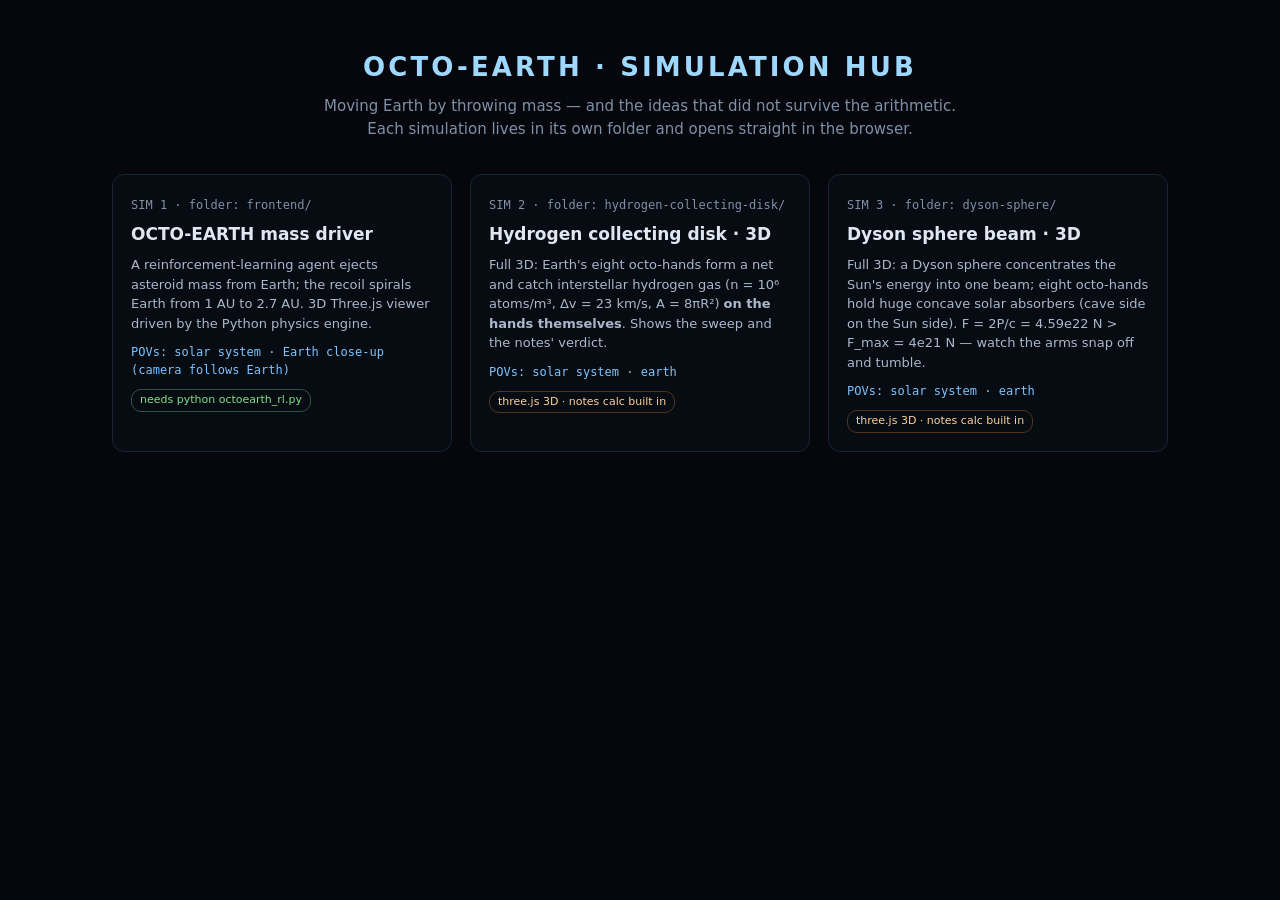
<file: index.html>
<!doctype html>
<html lang="en">
<head>
<meta charset="utf-8" />
<meta name="viewport" content="width=device-width, initial-scale=1" />
<title>OCTO-EARTH · simulation hub</title>
<style>
  * { box-sizing: border-box; margin: 0; padding: 0; }
  body {
    min-height: 100vh; background: #05070c; color: #dfe7f3;
    font: 15px/1.5 system-ui, -apple-system, "Segoe UI", Roboto, sans-serif;
    display: flex; flex-direction: column; align-items: center; padding: 48px 20px;
  }
  h1 { letter-spacing: .12em; color: #9fd8ff; font-size: 26px; }
  p.sub { color: #8090a8; margin: 8px 0 34px; text-align: center; max-width: 640px; }
  .grid { display: grid; grid-template-columns: repeat(auto-fit, minmax(260px, 340px)); gap: 18px; justify-content: center; width: 100%; max-width: 1100px; }
  a.card {
    display: block; text-decoration: none; color: inherit;
    background: #070b12; border: 1px solid #1b2434; border-radius: 12px; padding: 18px;
    transition: border-color .15s, transform .15s;
  }
  a.card:hover { border-color: #4fa3ff; transform: translateY(-2px); }
  .n { font: 12px ui-monospace, Menlo, monospace; color: #8090a8; }
  h2 { font-size: 17px; margin: 6px 0 8px; }
  a.card p { font-size: 13px; color: #aab8cc; }
  .pov { margin-top: 10px; font-size: 12px; color: #7cc4ff; font-family: ui-monospace, Menlo, monospace; }
  .tag { display: inline-block; margin-top: 10px; font-size: 11px; padding: 2px 8px; border-radius: 10px; border: 1px solid #2a3a52; color: #8090a8; }
  .tag.rl { border-color: #35523f; color: #7fe08a; }
  .tag.note { border-color: #52351b; color: #ffcf9a; }
</style>
</head>
<body>
  <h1>OCTO-EARTH · SIMULATION HUB</h1>
  <p class="sub">Moving Earth by throwing mass — and the ideas that did not survive the arithmetic.
     Each simulation lives in its own folder and opens straight in the browser.</p>
  <div class="grid">
    <a class="card" href="frontend/index.html">
      <span class="n">SIM 1 · folder: frontend/</span>
      <h2>OCTO-EARTH mass driver</h2>
      <p>A reinforcement-learning agent ejects asteroid mass from Earth; the recoil spirals Earth
         from 1 AU to 2.7 AU. 3D Three.js viewer driven by the Python physics engine.</p>
      <div class="pov">POVs: solar system · Earth close-up (camera follows Earth)</div>
      <span class="tag rl">needs python octoearth_rl.py</span>
    </a>
    <a class="card" href="hydrogen-collecting-disk/index.html">
      <span class="n">SIM 2 · folder: hydrogen-collecting-disk/</span>
      <h2>Hydrogen collecting disk · 3D</h2>
      <p>Full 3D: Earth's eight octo-hands form a net and catch interstellar hydrogen gas
         (n = 10⁶ atoms/m³, Δv = 23 km/s, A = 8πR²) <b>on the hands themselves</b>.
         Shows the sweep and the notes' verdict.</p>
      <div class="pov">POVs: solar system · earth</div>
      <span class="tag note">three.js 3D · notes calc built in</span>
    </a>
    <a class="card" href="dyson-sphere/index.html">
      <span class="n">SIM 3 · folder: dyson-sphere/</span>
      <h2>Dyson sphere beam · 3D</h2>
      <p>Full 3D: a Dyson sphere concentrates the Sun's energy into one beam; eight octo-hands hold
         huge concave solar absorbers (cave side on the Sun side). F = 2P/c = 4.59e22 N &gt;
         F_max = 4e21 N — watch the arms snap off and tumble.</p>
      <div class="pov">POVs: solar system · earth</div>
      <span class="tag note">three.js 3D · notes calc built in</span>
    </a>
  </div>
</body>
</html>
</file>
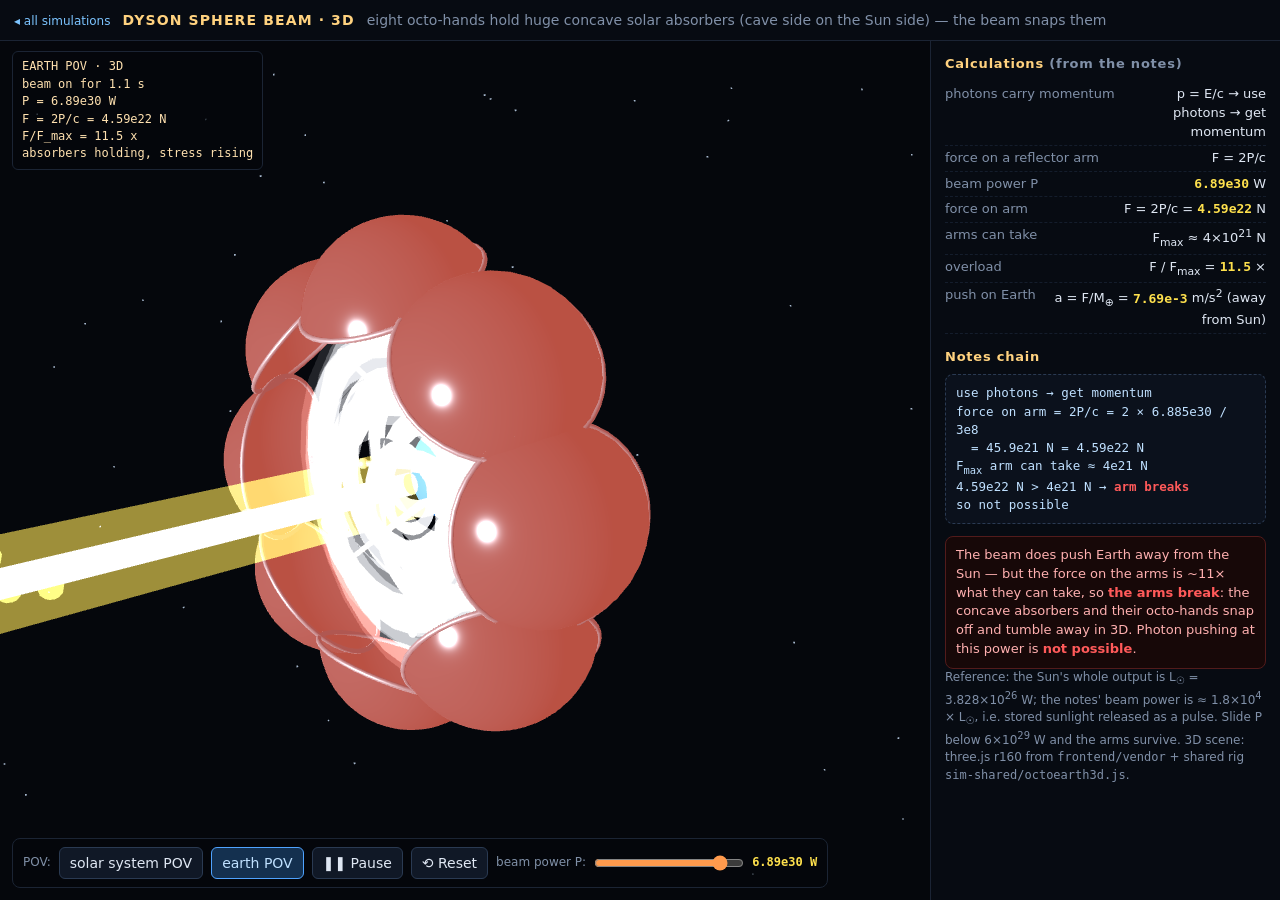
<file: dyson-sphere/index.html>
<!doctype html>
<html lang="en">
<head>
<meta charset="utf-8" />
<meta name="viewport" content="width=device-width, initial-scale=1" />
<title>Sim 3 · Dyson Sphere Beam (3D) — OCTO-EARTH</title>
<link rel="stylesheet" href="style.css" />
</head>
<body>
<header>
  <a class="home" href="../index.html">◂ all simulations</a>
  <b>DYSON SPHERE BEAM · 3D</b>
  <span class="dim">eight octo-hands hold huge concave solar absorbers (cave side on the Sun side) — the beam snaps them</span>
</header>

<main>
  <section id="stage">
    <canvas id="cv"></canvas>
    <div id="hud" class="mono"></div>
    <div id="stamp" class="mono"></div>
    <div id="controls">
      <span class="lbl">POV:</span>
      <button id="povSolar" class="pov">solar system POV</button>
      <button id="povEarth" class="pov active">earth POV</button>
      <button id="btnPlay">❚❚ Pause</button>
      <button id="btnReset">⟲ Reset</button>
      <span class="lbl">beam power P:</span>
      <input id="pow" type="range" min="26" max="31.5" step="0.01" value="30.838" />
      <b id="powLbl" class="mono"></b>
    </div>
  </section>

  <aside id="calc">
    <h3>Calculations <span class="dim">(from the notes)</span></h3>

    <div class="row"><span class="k">photons carry momentum</span><span class="v">p = E/c → use photons → get momentum</span></div>
    <div class="row"><span class="k">force on a reflector arm</span><span class="v">F = 2P/c</span></div>
    <div class="row"><span class="k">beam power P</span><span class="v"><b id="cP"></b> W</span></div>
    <div class="row"><span class="k">force on arm</span><span class="v">F = 2P/c = <b id="cF"></b> N</span></div>
    <div class="row"><span class="k">arms can take</span><span class="v">F<sub>max</sub> ≈ 4×10<sup>21</sup> N</span></div>
    <div class="row"><span class="k">overload</span><span class="v">F / F<sub>max</sub> = <b id="cR"></b> ×</span></div>
    <div class="row"><span class="k">push on Earth</span><span class="v">a = F/M<sub>⊕</sub> = <b id="cA"></b> m/s<sup>2</sup> (away from Sun)</span></div>

    <h3>Notes chain</h3>
    <div class="notechain mono">
      use photons → get momentum<br />
      force on arm = 2P/c = 2 × 6.885e30 / 3e8<br />
      &nbsp;&nbsp;= 45.9e21 N = 4.59e22 N<br />
      F<sub>max</sub> arm can take ≈ 4e21 N<br />
      4.59e22 N &gt; 4e21 N → <b>arm breaks</b><br />
      so not possible
    </div>

    <div id="verdict">The beam does push Earth away from the Sun — but the force on the arms is
      ~11× what they can take, so <b>the arms break</b>: the concave absorbers and their octo-hands
      snap off and tumble away in 3D. Photon pushing at this power is <b>not possible</b>.</div>
    <div class="dim small">Reference: the Sun's whole output is L<sub>☉</sub> = 3.828×10<sup>26</sup> W;
      the notes' beam power is ≈ 1.8×10<sup>4</sup> × L<sub>☉</sub>, i.e. stored sunlight released as a pulse.
      Slide P below 6×10<sup>29</sup> W and the arms survive. 3D scene: three.js r160 from
      <code>frontend/vendor</code> + shared rig <code>sim-shared/octoearth3d.js</code>.</div>
  </aside>
</main>
<script type="module" src="sim.js"></script>
</body>
</html>
</file>
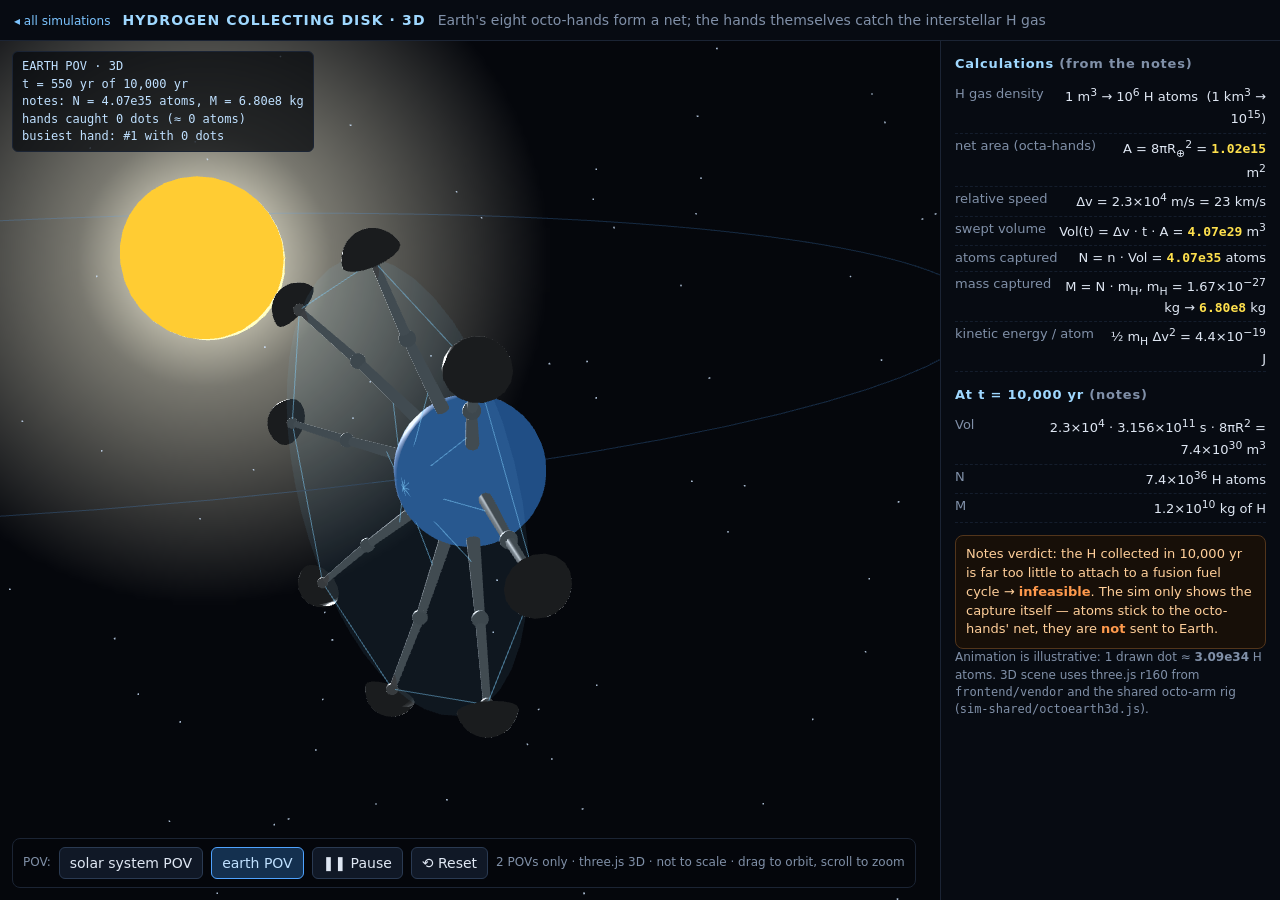
<file: hydrogen-collecting-disk/index.html>
<!doctype html>
<html lang="en">
<head>
<meta charset="utf-8" />
<meta name="viewport" content="width=device-width, initial-scale=1" />
<title>Sim 2 · Hydrogen Collecting Disk (3D) — OCTO-EARTH</title>
<link rel="stylesheet" href="style.css" />
</head>
<body>
<header>
  <a class="home" href="../index.html">◂ all simulations</a>
  <b>HYDROGEN COLLECTING DISK · 3D</b>
  <span class="dim">Earth's eight octo-hands form a net; the hands themselves catch the interstellar H gas</span>
</header>

<main>
  <section id="stage">
    <canvas id="cv"></canvas>
    <div id="hud" class="mono"></div>
    <div id="stamp" class="mono"></div>
    <div id="controls">
      <span class="lbl">POV:</span>
      <button id="povSolar" class="pov">solar system POV</button>
      <button id="povEarth" class="pov active">earth POV</button>
      <button id="btnPlay">❚❚ Pause</button>
      <button id="btnReset">⟲ Reset</button>
      <span class="dim small">2 POVs only · three.js 3D · not to scale · drag to orbit, scroll to zoom</span>
    </div>
  </section>

  <aside id="calc">
    <h3>Calculations <span class="dim">(from the notes)</span></h3>

    <div class="row"><span class="k">H gas density</span><span class="v">1 m<sup>3</sup> → 10<sup>6</sup> H atoms&nbsp; (1 km<sup>3</sup> → 10<sup>15</sup>)</span></div>
    <div class="row"><span class="k">net area (octa-hands)</span><span class="v">A = 8πR<sub>⊕</sub><sup>2</sup> = <b id="cA"></b> m<sup>2</sup></span></div>
    <div class="row"><span class="k">relative speed</span><span class="v">Δv = 2.3×10<sup>4</sup> m/s = 23 km/s</span></div>
    <div class="row"><span class="k">swept volume</span><span class="v">Vol(t) = Δv · t · A = <b id="cVol"></b> m<sup>3</sup></span></div>
    <div class="row"><span class="k">atoms captured</span><span class="v">N = n · Vol = <b id="cN"></b> atoms</span></div>
    <div class="row"><span class="k">mass captured</span><span class="v">M = N · m<sub>H</sub>, m<sub>H</sub> = 1.67×10<sup>−27</sup> kg → <b id="cM"></b> kg</span></div>
    <div class="row"><span class="k">kinetic energy / atom</span><span class="v">½ m<sub>H</sub> Δv<sup>2</sup> = 4.4×10<sup>−19</sup> J</span></div>

    <h3>At t = 10,000 yr <span class="dim">(notes)</span></h3>
    <div class="row"><span class="k">Vol</span><span class="v">2.3×10<sup>4</sup> · 3.156×10<sup>11</sup> s · 8πR<sup>2</sup> = 7.4×10<sup>30</sup> m<sup>3</sup></span></div>
    <div class="row"><span class="k">N</span><span class="v">7.4×10<sup>36</sup> H atoms</span></div>
    <div class="row"><span class="k">M</span><span class="v">1.2×10<sup>10</sup> kg of H</span></div>

    <div id="verdict">Notes verdict: the H collected in 10,000 yr is far too little to attach to a
      fusion fuel cycle → <b>infeasible</b>. The sim only shows the capture itself — atoms stick to
      the octo-hands' net, they are <b>not</b> sent to Earth.</div>
    <div class="dim small">Animation is illustrative: 1 drawn dot ≈ <b id="cDot"></b> H atoms.
      3D scene uses three.js r160 from <code>frontend/vendor</code> and the shared octo-arm rig
      (<code>sim-shared/octoearth3d.js</code>).</div>
  </aside>
</main>
<script type="module" src="sim.js"></script>
</body>
</html>
</file>
<file: dyson-sphere/style.css>
* { box-sizing: border-box; margin: 0; padding: 0; }
html, body { height: 100%; }
body {
  background: #05070c; color: #dfe7f3;
  font: 14px/1.45 system-ui, -apple-system, "Segoe UI", Roboto, sans-serif;
  display: flex; flex-direction: column; overflow: hidden;
}
.mono { font-family: ui-monospace, SFMono-Regular, Menlo, Consolas, monospace; }
.small { font-size: 12px; }
.dim { color: #8090a8; }

header {
  display: flex; align-items: baseline; gap: 12px; flex-wrap: wrap;
  padding: 10px 14px; border-bottom: 1px solid #1b2434; background: #070b12;
}
header b { letter-spacing: .08em; color: #ffd27f; }
.home { color: #7cc4ff; text-decoration: none; font-size: 12px; }
.home:hover { text-decoration: underline; }

main { flex: 1; display: flex; min-height: 0; }
#stage { flex: 1; position: relative; min-width: 0; }
#cv { width: 100%; height: 100%; display: block; }

#hud {
  position: absolute; top: 10px; left: 12px; pointer-events: none;
  background: rgba(5, 7, 12, .72); border: 1px solid #1b2434; border-radius: 6px;
  padding: 6px 9px; font-size: 12px; white-space: pre-line; color: #ffe1b0;
}
#hud .bar { display: block; width: 190px; height: 6px; background: #1b2434; border-radius: 3px; margin-top: 5px; overflow: hidden; }
#hud .bar i { display: block; height: 100%; width: 0%; background: linear-gradient(90deg, #4fa3ff, #ff9a4d, #ff3333); }
#controls {
  position: absolute; left: 12px; bottom: 12px; display: flex; gap: 8px; align-items: center; flex-wrap: wrap;
  background: rgba(5, 7, 12, .72); border: 1px solid #1b2434; border-radius: 8px; padding: 8px 10px; max-width: calc(100% - 24px);
}
button {
  background: #101826; color: #dfe7f3; border: 1px solid #2a3a52; border-radius: 6px;
  padding: 5px 10px; font: inherit; cursor: pointer;
}
button:hover { border-color: #4fa3ff; }
button.pov.active { background: #14304f; border-color: #4fa3ff; color: #bfe0ff; }
.lbl { font-size: 12px; color: #8090a8; }
#pow { width: 150px; accent-color: #ff9a4d; }
#powLbl { color: #ffe14d; font-size: 12px; }

#calc {
  width: 350px; border-left: 1px solid #1b2434; background: #070b12;
  padding: 14px; overflow-y: auto;
}
#calc h3 { font-size: 13px; letter-spacing: .06em; color: #ffd27f; margin: 14px 0 8px; }
#calc h3:first-child { margin-top: 0; }
.row { display: flex; justify-content: space-between; gap: 10px; padding: 3px 0; border-bottom: 1px dashed #141d2c; font-size: 13px; }
.row .k { color: #8090a8; white-space: nowrap; }
.row .v { text-align: right; }
.row b { color: #ffe14d; font-family: ui-monospace, Menlo, Consolas, monospace; font-weight: 600; }
.notechain {
  font-size: 12.5px; background: #0b111c; border: 1px dashed #2a3a52; border-radius: 8px;
  padding: 9px 10px; color: #bfe0ff;
}
.notechain b { color: #ff5a5a; }
#verdict {
  margin-top: 12px; padding: 9px 10px; border: 1px solid #521b1b; border-radius: 8px;
  background: #170808; color: #ffb0b0; font-size: 13px;
}
#verdict b { color: #ff5a5a; }

#stamp {
  position: absolute; top: 9%; left: 50%; transform: translateX(-50%);
  display: none; background: rgba(5, 7, 12, .86); border: 1.5px solid #ff5a5a; border-radius: 8px;
  padding: 10px 16px; font-size: 13px; color: #ffb0b0; text-align: center;
  pointer-events: none; max-width: 82%; line-height: 1.6;
}
#stamp.show { display: block; }
</file>
<file: hydrogen-collecting-disk/style.css>
* { box-sizing: border-box; margin: 0; padding: 0; }
html, body { height: 100%; }
body {
  background: #05070c; color: #dfe7f3;
  font: 14px/1.45 system-ui, -apple-system, "Segoe UI", Roboto, sans-serif;
  display: flex; flex-direction: column; overflow: hidden;
}
.mono { font-family: ui-monospace, SFMono-Regular, Menlo, Consolas, monospace; }
.small { font-size: 12px; }
.dim { color: #8090a8; }

header {
  display: flex; align-items: baseline; gap: 12px; flex-wrap: wrap;
  padding: 10px 14px; border-bottom: 1px solid #1b2434; background: #070b12;
}
header b { letter-spacing: .08em; color: #9fd8ff; }
.home { color: #7cc4ff; text-decoration: none; font-size: 12px; }
.home:hover { text-decoration: underline; }

main { flex: 1; display: flex; min-height: 0; }
#stage { flex: 1; position: relative; min-width: 0; }
#cv { width: 100%; height: 100%; display: block; }

#hud {
  position: absolute; top: 10px; left: 12px; pointer-events: none;
  background: rgba(5, 7, 12, .72); border: 1px solid #1b2434; border-radius: 6px;
  padding: 6px 9px; font-size: 12px; white-space: pre-line; color: #bfe0ff;
}
#controls {
  position: absolute; left: 12px; bottom: 12px; display: flex; gap: 8px; align-items: center;
  background: rgba(5, 7, 12, .72); border: 1px solid #1b2434; border-radius: 8px; padding: 8px 10px;
}
button {
  background: #101826; color: #dfe7f3; border: 1px solid #2a3a52; border-radius: 6px;
  padding: 5px 10px; font: inherit; cursor: pointer;
}
button:hover { border-color: #4fa3ff; }
button.pov.active { background: #14304f; border-color: #4fa3ff; color: #bfe0ff; }
.lbl { font-size: 12px; color: #8090a8; }

#calc {
  width: 340px; border-left: 1px solid #1b2434; background: #070b12;
  padding: 14px; overflow-y: auto;
}
#calc h3 { font-size: 13px; letter-spacing: .06em; color: #9fd8ff; margin: 14px 0 8px; }
#calc h3:first-child { margin-top: 0; }
.row { display: flex; justify-content: space-between; gap: 10px; padding: 3px 0; border-bottom: 1px dashed #141d2c; font-size: 13px; }
.row .k { color: #8090a8; white-space: nowrap; }
.row .v { text-align: right; }
.row b { color: #ffe14d; font-family: ui-monospace, Menlo, Consolas, monospace; font-weight: 600; }
#verdict {
  margin-top: 12px; padding: 9px 10px; border: 1px solid #52351b; border-radius: 8px;
  background: #170f08; color: #ffcf9a; font-size: 13px;
}
#verdict b { color: #ff9a4d; }

#stamp {
  position: absolute; top: 9%; left: 50%; transform: translateX(-50%);
  display: none; background: rgba(5, 7, 12, .86); border: 1.5px solid #ff9a4d; border-radius: 8px;
  padding: 10px 16px; font-size: 13px; color: #ffcf9a; text-align: center;
  pointer-events: none; max-width: 82%; line-height: 1.6;
}
#stamp.show { display: block; }
</file>
